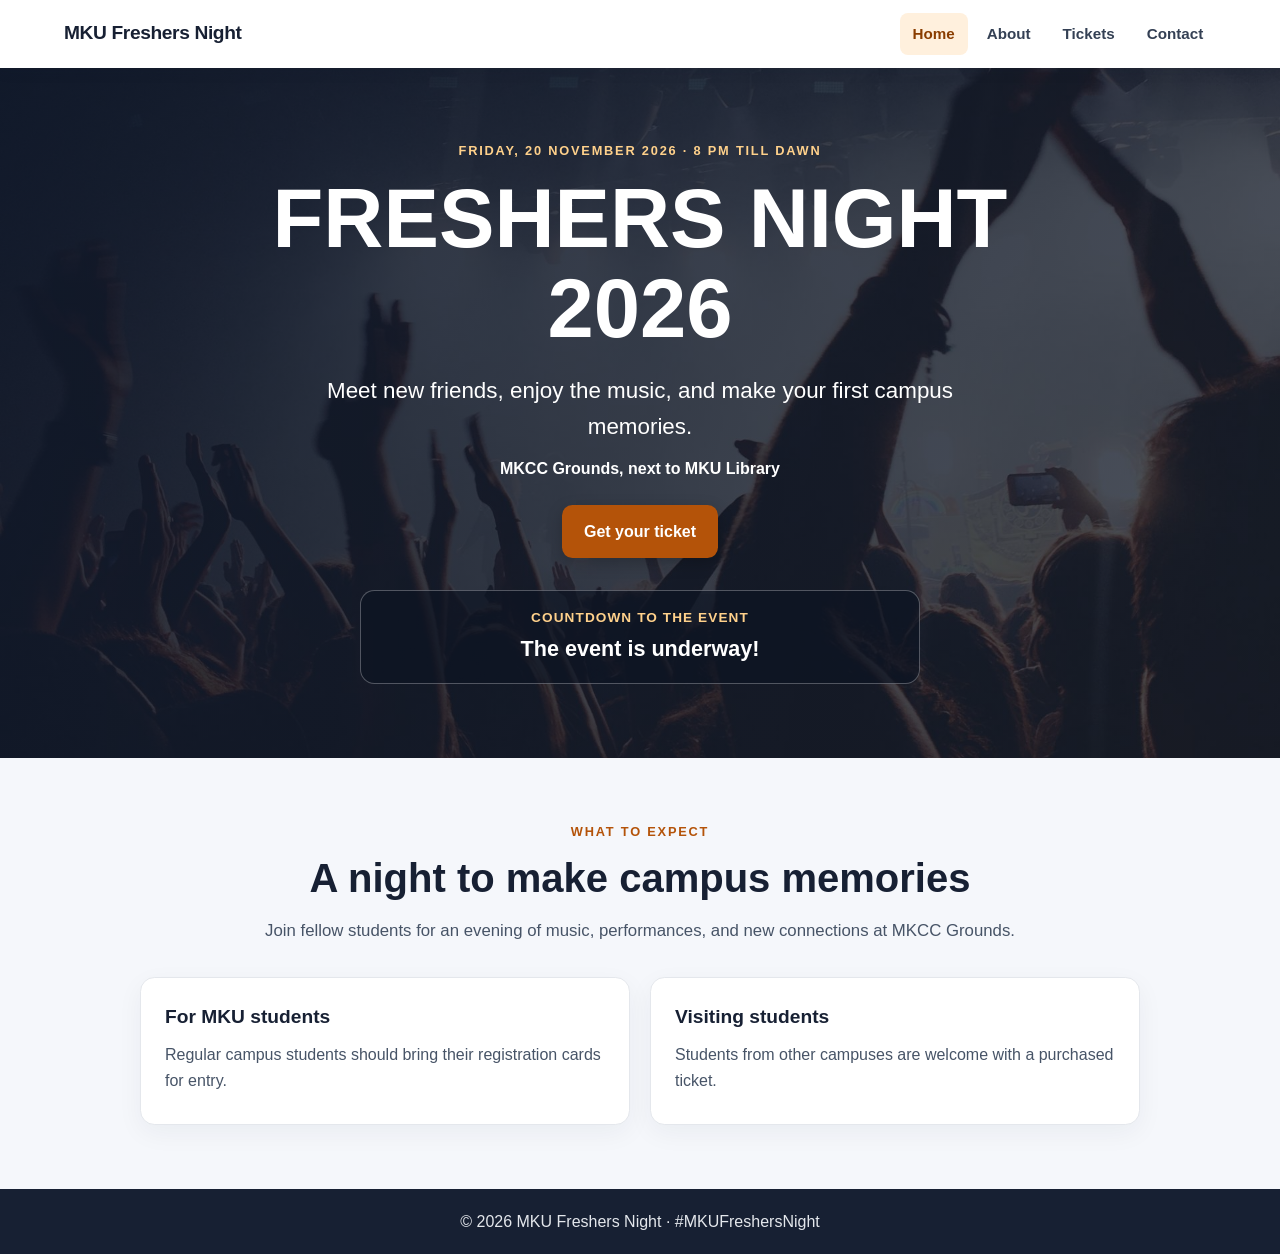
<file: index.html>
<!DOCTYPE html>
<html lang="en">

<head>
  <meta charset="UTF-8">
  <meta name="viewport" content="width=device-width, initial-scale=1.0">
  <title>MKU Freshers Night 2026</title>
  <link rel="stylesheet" href="style.css">
</head>

<body>
  <nav>
    <a class="brand" href="index.html">MKU Freshers Night</a>
    <ul class="nav-links">
      <li><a href="index.html" aria-current="page">Home</a></li>
      <li><a href="About.html">About</a></li>
      <li><a href="Ticket.html">Tickets</a></li>
      <li><a href="contact.html">Contact</a></li>
    </ul>
  </nav>
  <main>
    <section id="home" class="hero">
      <p class="eyebrow">FRIDAY, 20 NOVEMBER 2026 · 8 PM TILL DAWN</p>
      <h1>Freshers Night 2026</h1>
      <p class="hero-copy">Meet new friends, enjoy the music, and make your first campus memories.</p>
      <p class="venue">MKCC Grounds, next to MKU Library</p>
      <a class="button" href="Ticket.html">Get your ticket</a>
      <div class="countdown-card">
        <p class="countdown-label">Countdown to the event</p>
        <p class="countdown" id="countdown" role="timer" aria-live="polite">Starting countdown…</p>
      </div>
    </section>

    <section class="content-section">
      <p class="eyebrow">WHAT TO EXPECT</p>
      <h2>A night to make campus memories</h2>
      <p>Join fellow students for an evening of music, performances, and new connections at MKCC Grounds.</p>
      <div class="details-grid">
        <article class="detail-card">
          <h3>For MKU students</h3>
          <p>Regular campus students should bring their registration cards for entry.</p>
        </article>
        <article class="detail-card">
          <h3>Visiting students</h3>
          <p>Students from other campuses are welcome with a purchased ticket.</p>
        </article>
      </div>
    </section>
  </main>
  <footer>
    <p>© 2026 MKU Freshers Night · #MKUFreshersNight</p>
  </footer>
  <script src="index.js"></script>
</body>

</html>
</file>
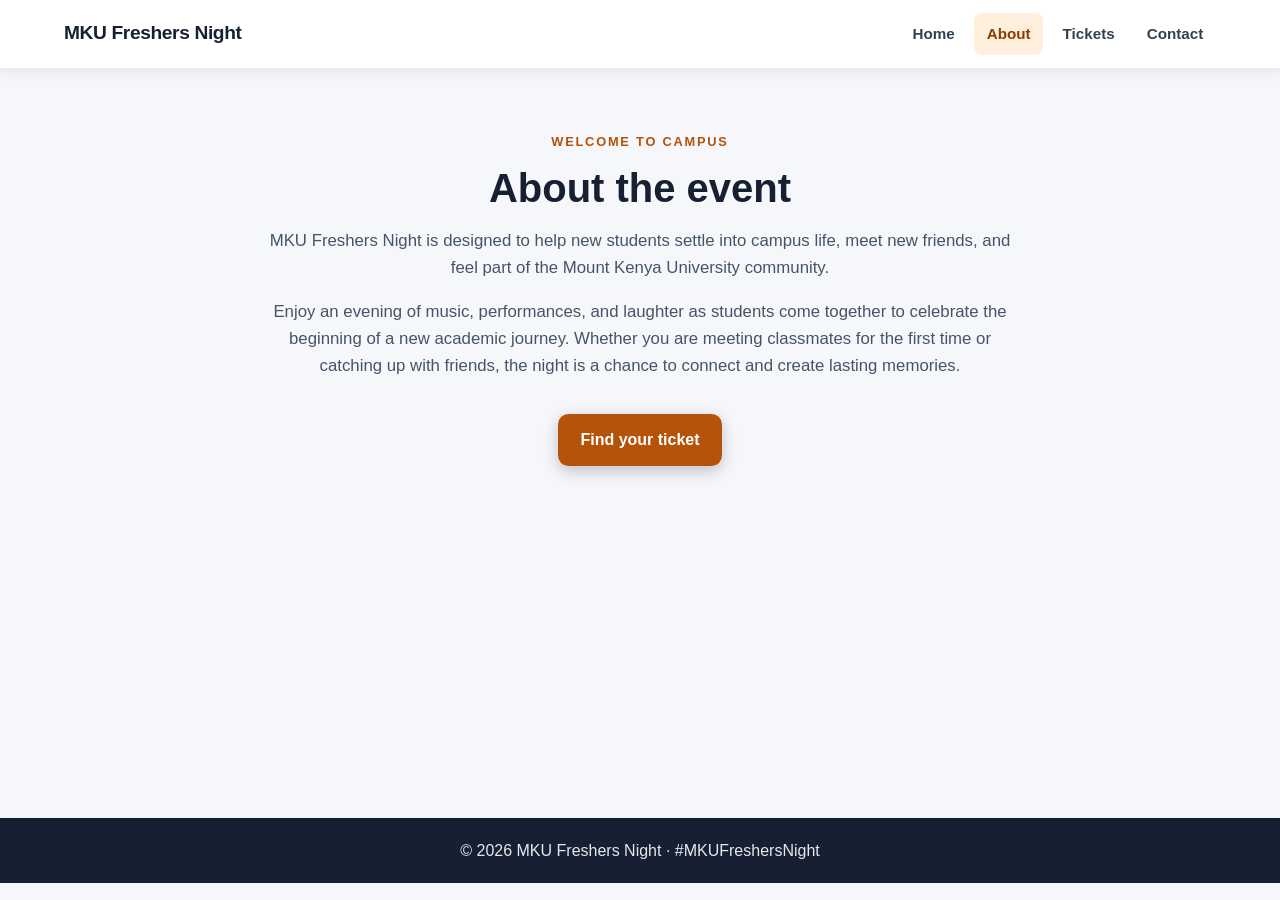
<file: About.html>
<!DOCTYPE html>
<html lang="en">
<head>
    <meta charset="UTF-8">
    <meta name="viewport" content="width=device-width, initial-scale=1.0">
    <title>About | MKU Freshers Night</title>
    <link rel="stylesheet" href="style.css">
</head>

<body>
    <nav>
        <a class="brand" href="index.html">MKU Freshers Night</a>
        <ul class="nav-links">
            <li><a href="index.html">Home</a></li>
            <li><a href="About.html" aria-current="page">About</a></li>
            <li><a href="Ticket.html">Tickets</a></li>
            <li><a href="contact.html">Contact</a></li>
        </ul>
    </nav>
    <main>
        <section class="content-section page-section" id="about">
            <p class="eyebrow">WELCOME TO CAMPUS</p>
            <h1>About the event</h1>
            <p>MKU Freshers Night is designed to help new students settle into campus life, meet new friends, and feel part of the Mount Kenya University community.</p>
            <p>Enjoy an evening of music, performances, and laughter as students come together to celebrate the beginning of a new academic journey. Whether you are meeting classmates for the first time or catching up with friends, the night is a chance to connect and create lasting memories.</p>
            <a class="button" href="Ticket.html">Find your ticket</a>
        </section>
    </main>
    <footer>
        <p>© 2026 MKU Freshers Night · #MKUFreshersNight</p>
    </footer>
</body>
</html>
</file>
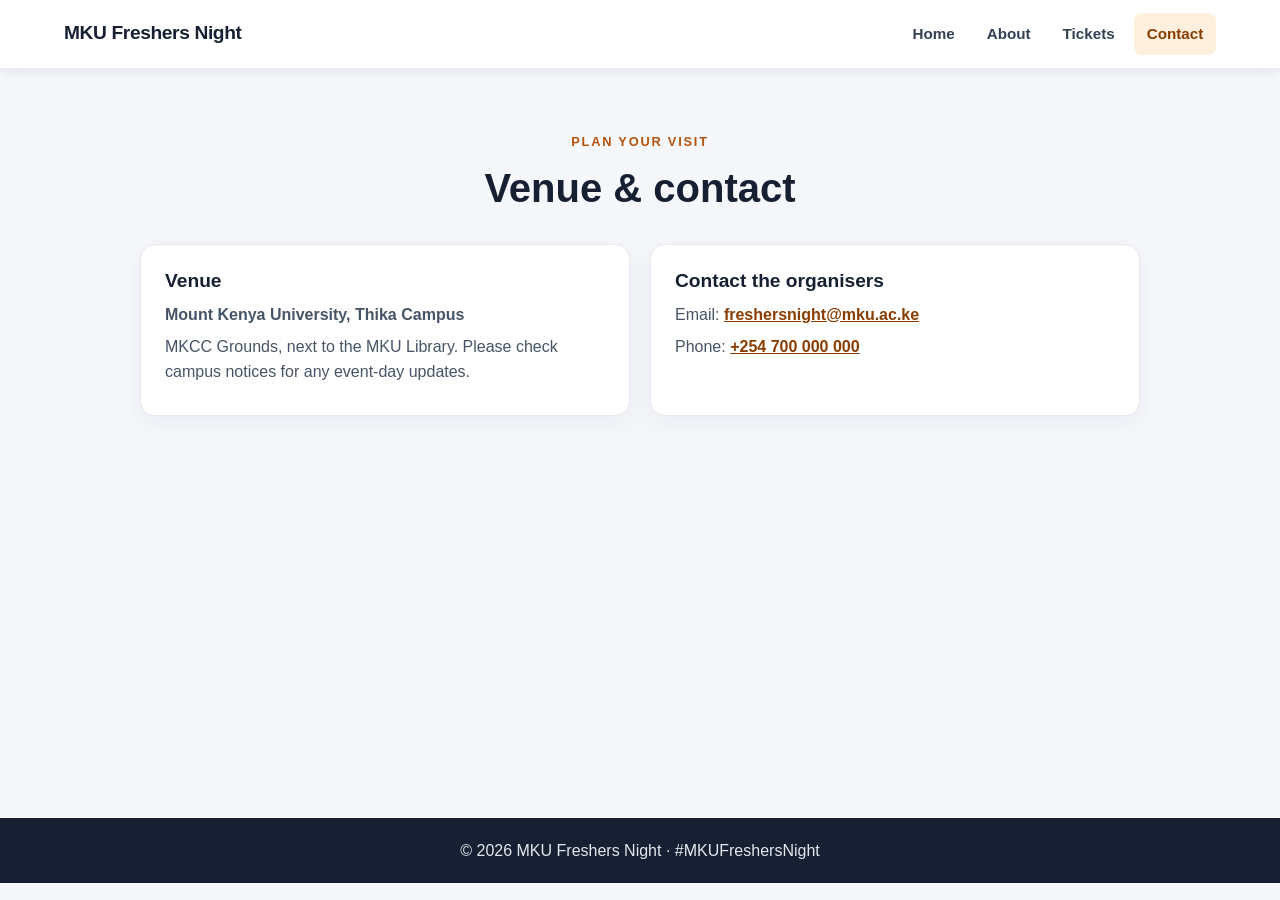
<file: contact.html>
<!DOCTYPE html>
<html lang="en">

<head>
    <meta charset="UTF-8">
    <meta name="viewport" content="width=device-width, initial-scale=1.0">
    <title>Contact | MKU Freshers Night</title>
    <link rel="stylesheet" href="style.css">
</head>

<body>
    <nav>
        <a class="brand" href="index.html">MKU Freshers Night</a>
        <ul class="nav-links">
            <li><a href="index.html">Home</a></li>
            <li><a href="About.html">About</a></li>
            <li><a href="Ticket.html">Tickets</a></li>
            <li><a href="contact.html" aria-current="page">Contact</a></li>
        </ul>
    </nav>
    <main>
        <section class="content-section page-section" id="contact">
            <p class="eyebrow">PLAN YOUR VISIT</p>
            <h1>Venue &amp; contact</h1>
            <div class="details-grid">
                <article class="detail-card">
                    <h2>Venue</h2>
                    <p><strong>Mount Kenya University, Thika Campus</strong></p>
                    <p>MKCC Grounds, next to the MKU Library. Please check campus notices for any event-day updates.</p>
                </article>
                <article class="detail-card">
                    <h2>Contact the organisers</h2>
                    <p>Email: <a href="mailto:freshersnight@mku.ac.ke">freshersnight@mku.ac.ke</a></p>
                    <p>Phone: <a href="tel:+254700000000">+254 700 000 000</a></p>
                </article>
            </div>
        </section>
    </main>
    <footer>
        <p>© 2026 MKU Freshers Night · #MKUFreshersNight</p>
    </footer>
</body>
</html>
</file>
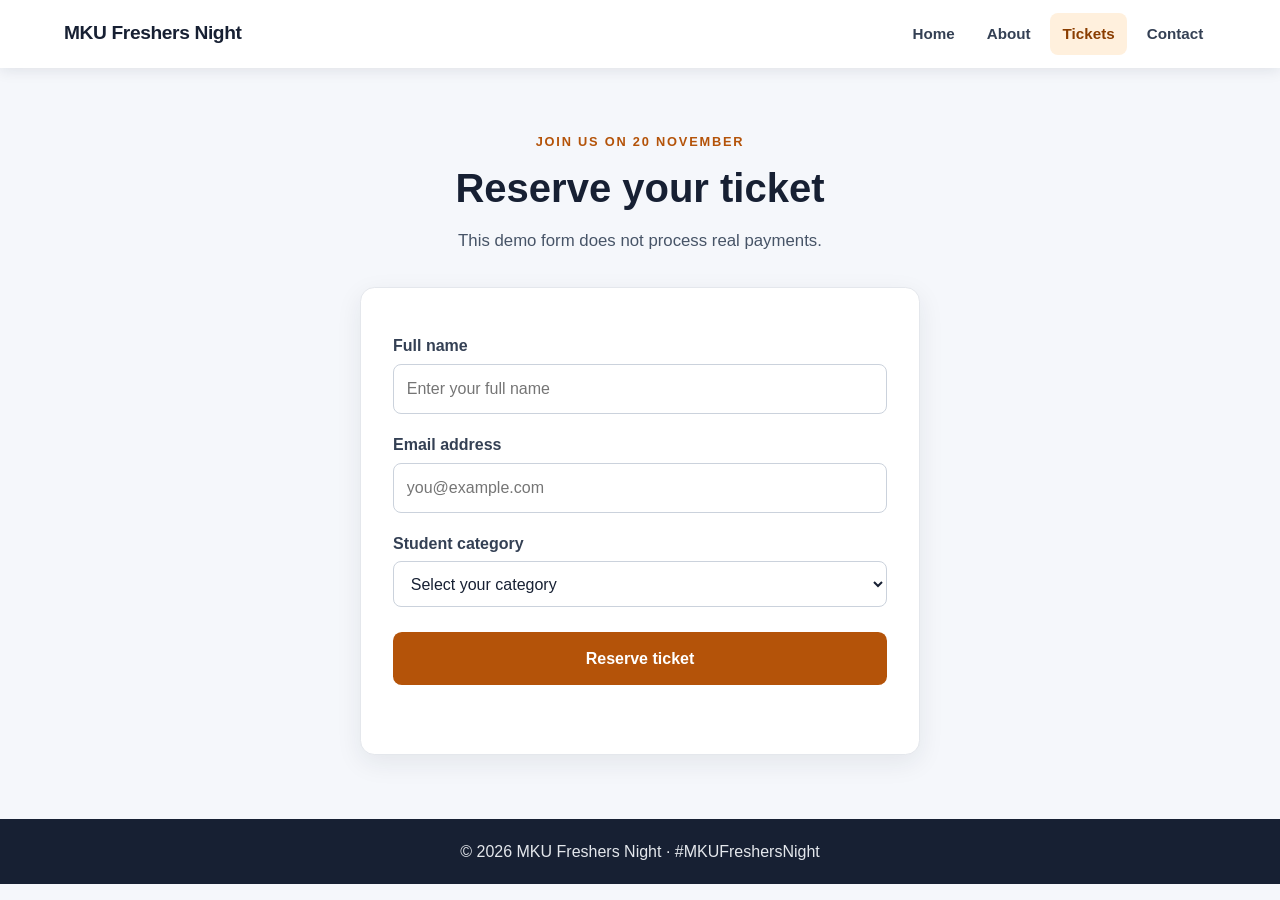
<file: Ticket.html>
<!DOCTYPE html>
<html lang="en">

<head>
    <meta charset="UTF-8">
    <meta name="viewport" content="width=device-width, initial-scale=1.0">
    <title>Tickets | MKU Freshers Night</title>
    <link rel="stylesheet" href="style.css">
    <link rel="stylesheet" href="ticket.css">
</head>

<body>
    <nav>
        <a class="brand" href="index.html">MKU Freshers Night</a>
        <ul class="nav-links">
            <li><a href="index.html">Home</a></li>
            <li><a href="About.html">About</a></li>
            <li><a href="Ticket.html" aria-current="page">Tickets</a></li>
            <li><a href="contact.html">Contact</a></li>
        </ul>
    </nav>
    <main>
        <section class="content-section page-section" id="tickets">
            <p class="eyebrow">JOIN US ON 20 NOVEMBER</p>
            <h1>Reserve your ticket</h1>
            <p>This demo form does not process real payments.</p>
            <form id="ticket-form" action="submit-ticket.php" method="post">
                <input type="hidden" id="csrf-token" name="csrf_token">
                <input type="hidden" id="submission-token" name="submission_token">

                <label for="full-name">Full name</label>
                <input type="text" id="full-name" name="full_name" required autocomplete="name"
                    placeholder="Enter your full name">

                <label for="email">Email address</label>
                <input type="email" id="email" name="email" required autocomplete="email" placeholder="you@example.com">

                <label for="student-category">Student category</label>
                <select id="student-category" name="student_category" required>
                    <option value="">Select your category</option>
                    <option value="regular">Regular campus student</option>
                    <option value="other">Student from another campus</option>
                </select>

                <div id="registration-section" hidden>
                    <label for="registration-number">School registration number</label>
                    <input type="text" id="registration-number" name="registration_number"
                        placeholder="Enter your registration number">
                </div>

                <div id="ticket-section" hidden>
                    <label for="ticket-type">Choose your ticket</label>
                    <select id="ticket-type" name="ticket_type" required></select>

                    <label for="quantity">Number of tickets</label>
                    <input type="number" id="quantity" name="quantity" min="1" max="10" value="1" required>

                    <p class="total">Total: KSh <span id="total-price">0</span></p>
                </div>

                <button type="submit" class="submit">Reserve ticket</button>
                <p id="form-message" role="status"></p>
            </form>
        </section>
    </main>
    <footer>
        <p>© 2026 MKU Freshers Night · #MKUFreshersNight</p>
    </footer>
    <script src="index.js"></script>
</body>

</html>
</file>
<file: style.css>
:root {
  color-scheme: light;
  font-family: Arial, Helvetica, sans-serif;
  color: #172033;
  background: #f5f7fb;
  font-synthesis: none;
  text-rendering: optimizeLegibility;
}

* {
  box-sizing: border-box;
}

body {
  min-width: 320px;
  margin: 0;
  line-height: 1.6;
}

nav {
  position: sticky;
  top: 0;
  z-index: 10;
  display: flex;
  align-items: center;
  justify-content: space-between;
  gap: 1.5rem;
  width: 100%;
  padding: 0.8rem clamp(1rem, 5vw, 4rem);
  background: #fff;
  box-shadow: 0 2px 14px rgb(23 32 51 / 10%);
}

.brand {
  flex-shrink: 0;
  color: #172033;
  font-size: 1.2rem;
  font-weight: 800;
  letter-spacing: -0.02em;
  text-decoration: none;
}

.nav-links {
  display: flex;
  flex-wrap: wrap;
  justify-content: flex-end;
  gap: 0.4rem;
  margin: 0;
  padding: 0;
  list-style: none;
}

.nav-links a {
  display: block;
  padding: 0.55rem 0.8rem;
  border-radius: 0.5rem;
  color: #344054;
  font-size: 0.95rem;
  font-weight: 600;
  text-decoration: none;
}

.nav-links a:hover,
.nav-links a[aria-current="page"] {
  color: #8a3d00;
  background: #fff0dd;
}

main {
  min-height: calc(100vh - 150px);
}

.hero {
  display: flex;
  min-height: min(690px, calc(100vh - 70px));
  flex-direction: column;
  align-items: center;
  justify-content: center;
  padding: 4rem 1.5rem;
  color: #fff;
  text-align: center;
  background-image: linear-gradient(120deg, rgb(13 23 43 / 83%), rgb(13 23 43 / 48%)), url("assets/Home.jpg");
  background-position: center;
  background-size: cover;
}

.eyebrow {
  margin: 0 0 0.75rem;
  color: #b45309;
  font-size: 0.8rem;
  font-weight: 800;
  letter-spacing: 0.14em;
  text-transform: uppercase;
}

.hero .eyebrow {
  color: #ffd18b;
}

.hero h1 {
  max-width: 900px;
  margin: 0;
  font-size: clamp(2.5rem, 7vw, 5.2rem);
  line-height: 1.08;
  text-transform: uppercase;
}

.hero-copy {
  max-width: 680px;
  margin: 1.2rem auto 0.3rem;
  font-size: clamp(1.05rem, 2.5vw, 1.4rem);
}

.venue {
  margin: 0.4rem 0 1.5rem;
  font-weight: 700;
}

.button {
  display: inline-block;
  padding: 0.85rem 1.4rem;
  border: 0;
  border-radius: 0.65rem;
  color: #fff;
  background: #b45309;
  box-shadow: 0 5px 16px rgb(0 0 0 / 22%);
  font-size: 1rem;
  font-weight: 700;
  text-decoration: none;
  transition: background-color 160ms ease, transform 160ms ease;
}

.button:hover {
  transform: translateY(-2px);
  background: #923f05;
}

.countdown-card {
  width: min(100%, 560px);
  margin-top: 2rem;
  padding: 1rem 1.5rem;
  border: 1px solid rgb(255 255 255 / 28%);
  border-radius: 0.9rem;
  background: rgb(12 20 34 / 68%);
}

.countdown-label {
  margin: 0 0 0.2rem;
  color: #ffd18b;
  font-size: 0.85rem;
  font-weight: 700;
  letter-spacing: 0.08em;
  text-transform: uppercase;
}

.countdown {
  margin: 0;
  font-size: clamp(1rem, 2.7vw, 1.35rem);
  font-weight: 700;
  font-variant-numeric: tabular-nums;
}

.content-section {
  width: min(100% - 2rem, 1000px);
  margin: 0 auto;
  padding: 4rem 0;
  text-align: center;
}

.content-section h1,
.content-section h2 {
  margin: 0 0 1rem;
  color: #172033;
  font-size: clamp(1.8rem, 4vw, 2.5rem);
  line-height: 1.2;
}

.content-section > p:not(.eyebrow) {
  max-width: 760px;
  margin: 0 auto 1.1rem;
  color: #475467;
  font-size: 1.05rem;
}

.details-grid {
  display: grid;
  grid-template-columns: repeat(auto-fit, minmax(min(100%, 260px), 1fr));
  gap: 1.25rem;
  margin-top: 2rem;
  text-align: left;
}

.detail-card {
  padding: 1.5rem;
  border: 1px solid #e4e7ec;
  border-radius: 0.9rem;
  background: #fff;
  box-shadow: 0 8px 26px rgb(23 32 51 / 5%);
}

.detail-card h2,
.detail-card h3 {
  margin: 0 0 0.6rem;
  color: #172033;
  font-size: 1.2rem;
}

.detail-card p {
  margin: 0.4rem 0;
  color: #475467;
}

.detail-card a {
  color: #8a3d00;
  font-weight: 700;
}

.page-section {
  padding-top: 4rem;
  padding-bottom: 4rem;
}

.page-section .button {
  margin-top: 1rem;
}

footer {
  padding: 1.25rem;
  color: #e4e7ec;
  background: #172033;
  text-align: center;
}

footer p {
  margin: 0;
}

@media (max-width: 620px) {
  nav {
    align-items: flex-start;
    flex-direction: column;
    gap: 0.4rem;
    padding: 0.75rem 1rem;
  }

  .nav-links {
    justify-content: flex-start;
    gap: 0.15rem;
  }

  .nav-links a {
    padding: 0.45rem 0.6rem;
    font-size: 0.9rem;
  }

  .hero {
    min-height: 620px;
    padding: 3rem 1rem;
  }
}
</file>
<file: ticket.css>
[hidden] {
    display: none !important;
}

#ticket-form {
    display: flex;
    max-width: 560px;
    flex-direction: column;
    gap: 0.3rem;
    margin: 2rem auto 0;
    padding: clamp(1.25rem, 5vw, 2rem);
    border: 1px solid #e4e7ec;
    border-radius: 0.9rem;
    background: #fff;
    box-shadow: 0 8px 26px rgb(23 32 51 / 8%);
    text-align: left;
}

#ticket-form label {
    margin-top: 0.85rem;
    color: #344054;
    font-weight: 700;
}

#ticket-form input,
#ticket-form select {
    width: 100%;
    min-height: 46px;
    padding: 0.7rem 0.8rem;
    border: 1px solid #cbd2dc;
    border-radius: 0.5rem;
    color: #172033;
    background: #fff;
    font: inherit;
}

#ticket-form input:focus,
#ticket-form select:focus {
    border-color: #b45309;
    outline: 3px solid rgb(180 83 9 / 16%);
}

#registration-section,
#ticket-section {
    margin-top: 1rem;
    padding: 0.2rem 1rem 1rem;
    border: 1px solid #e4e7ec;
    border-radius: 0.7rem;
    background: #f8fafc;
}

#ticket-form .submit {
    margin-top: 1.25rem;
    padding: 0.85rem 1.2rem;
    border: 0;
    border-radius: 0.55rem;
    color: #fff;
    background: #b45309;
    font: inherit;
    font-weight: 700;
    cursor: pointer;
}

#ticket-form .submit:hover {
    background: #923f05;
}

.total {
    margin: 1rem 0 0;
    color: #172033;
    font-size: 1.1rem;
    font-weight: 800;
}

#form-message {
    min-height: 1.5rem;
    margin: 0.5rem 0 0;
    color: #344054;
}
</file>
